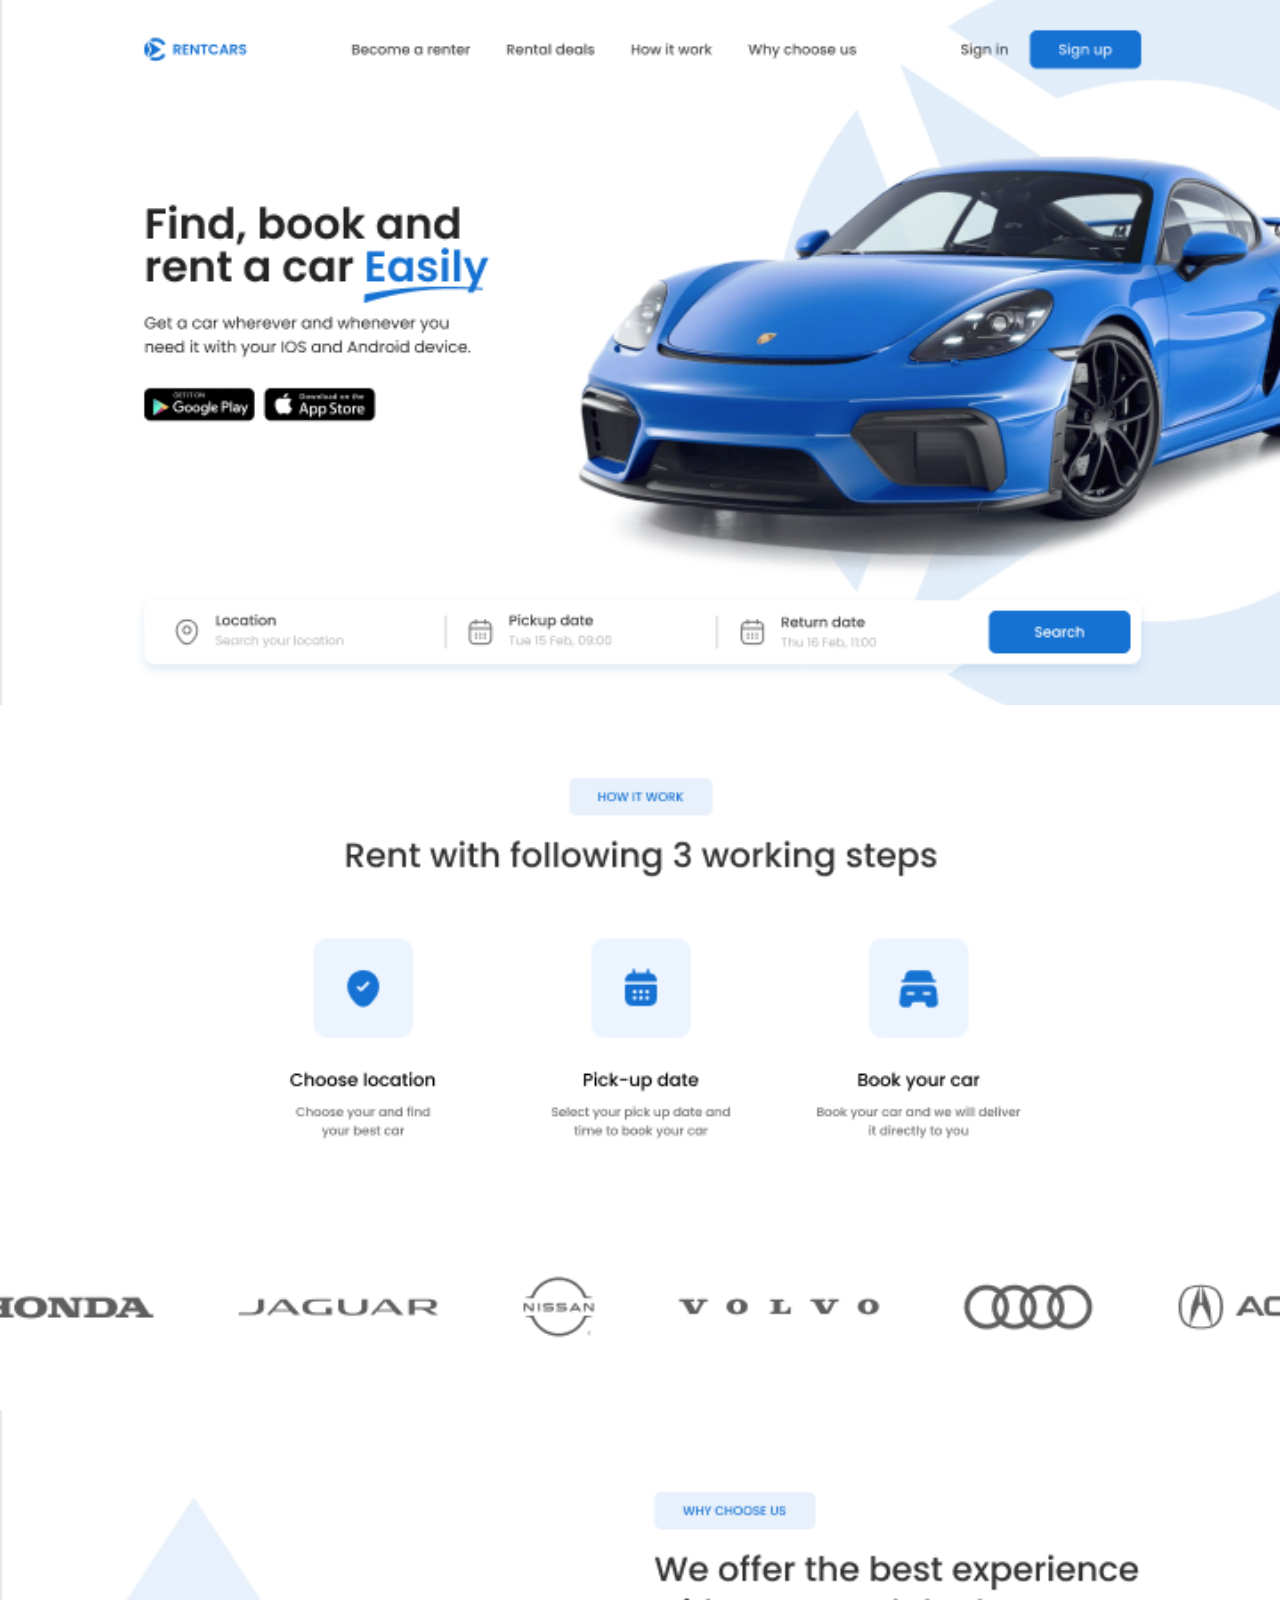
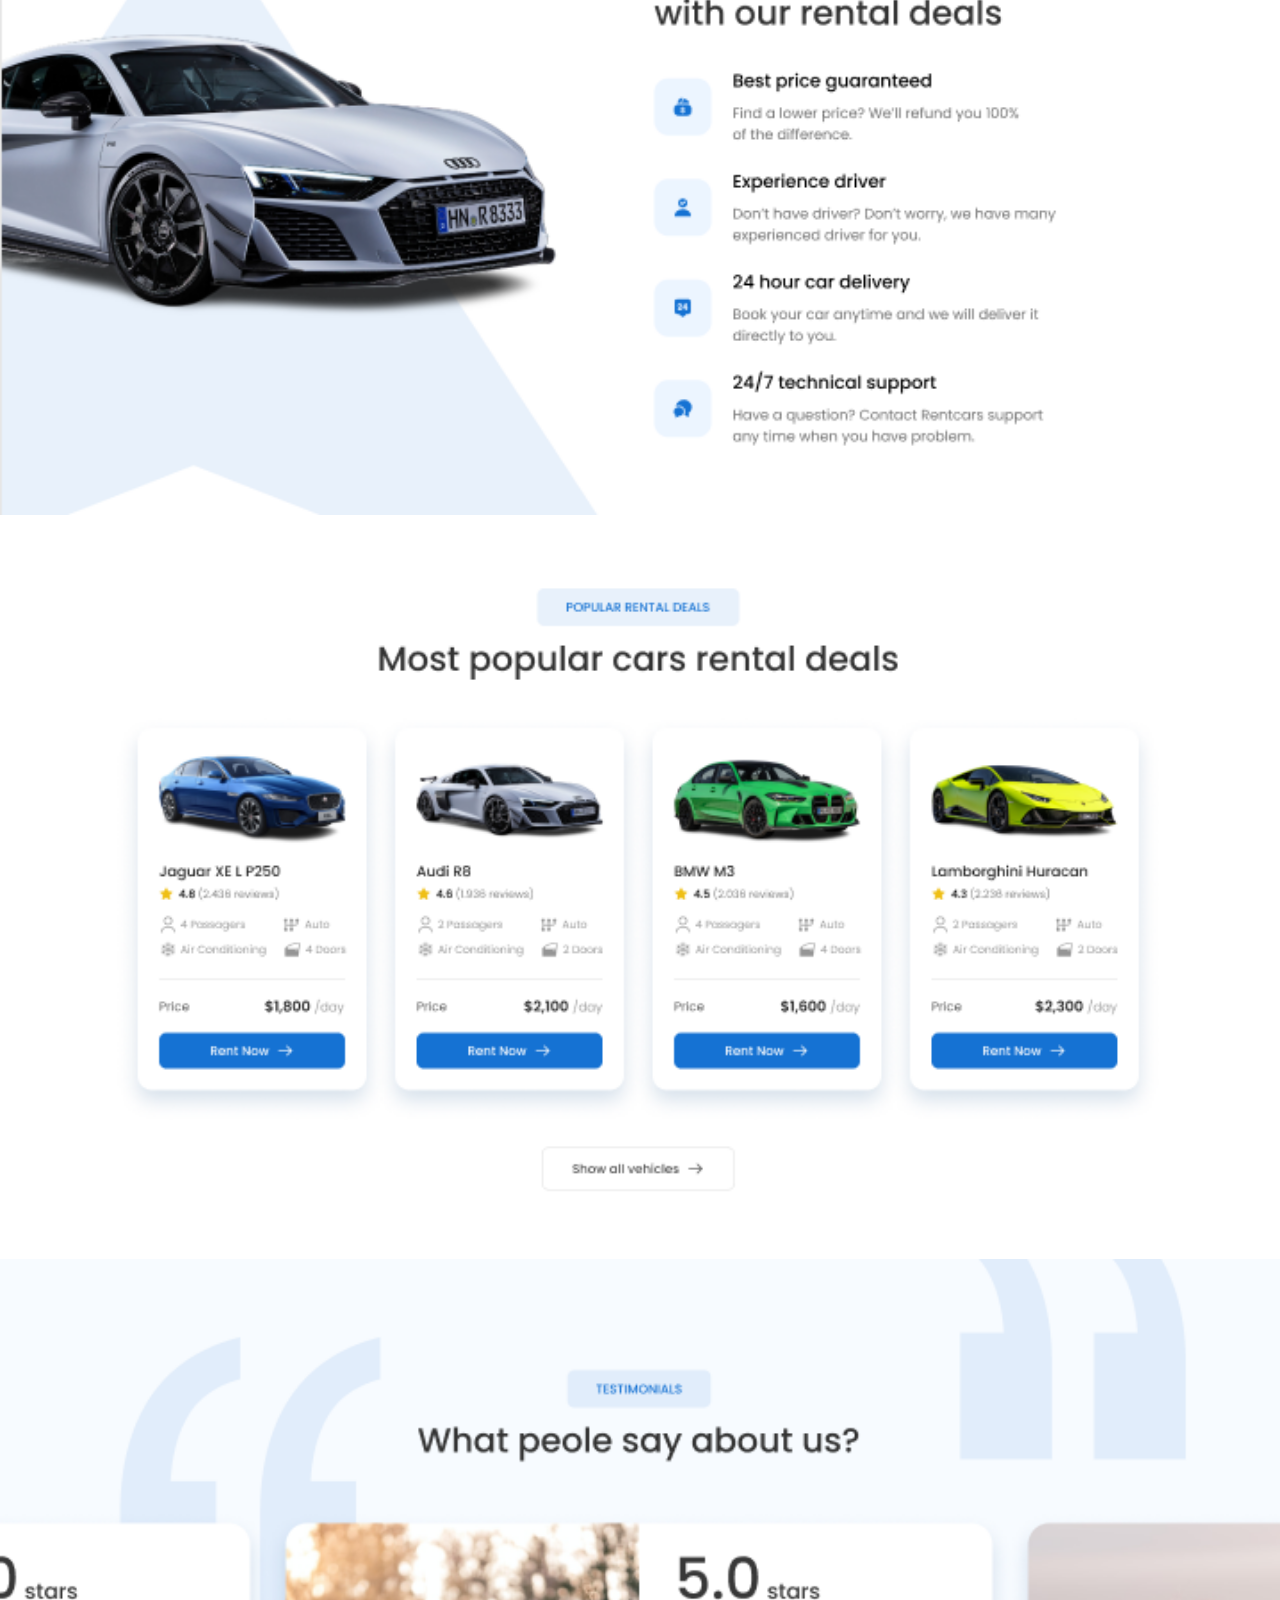
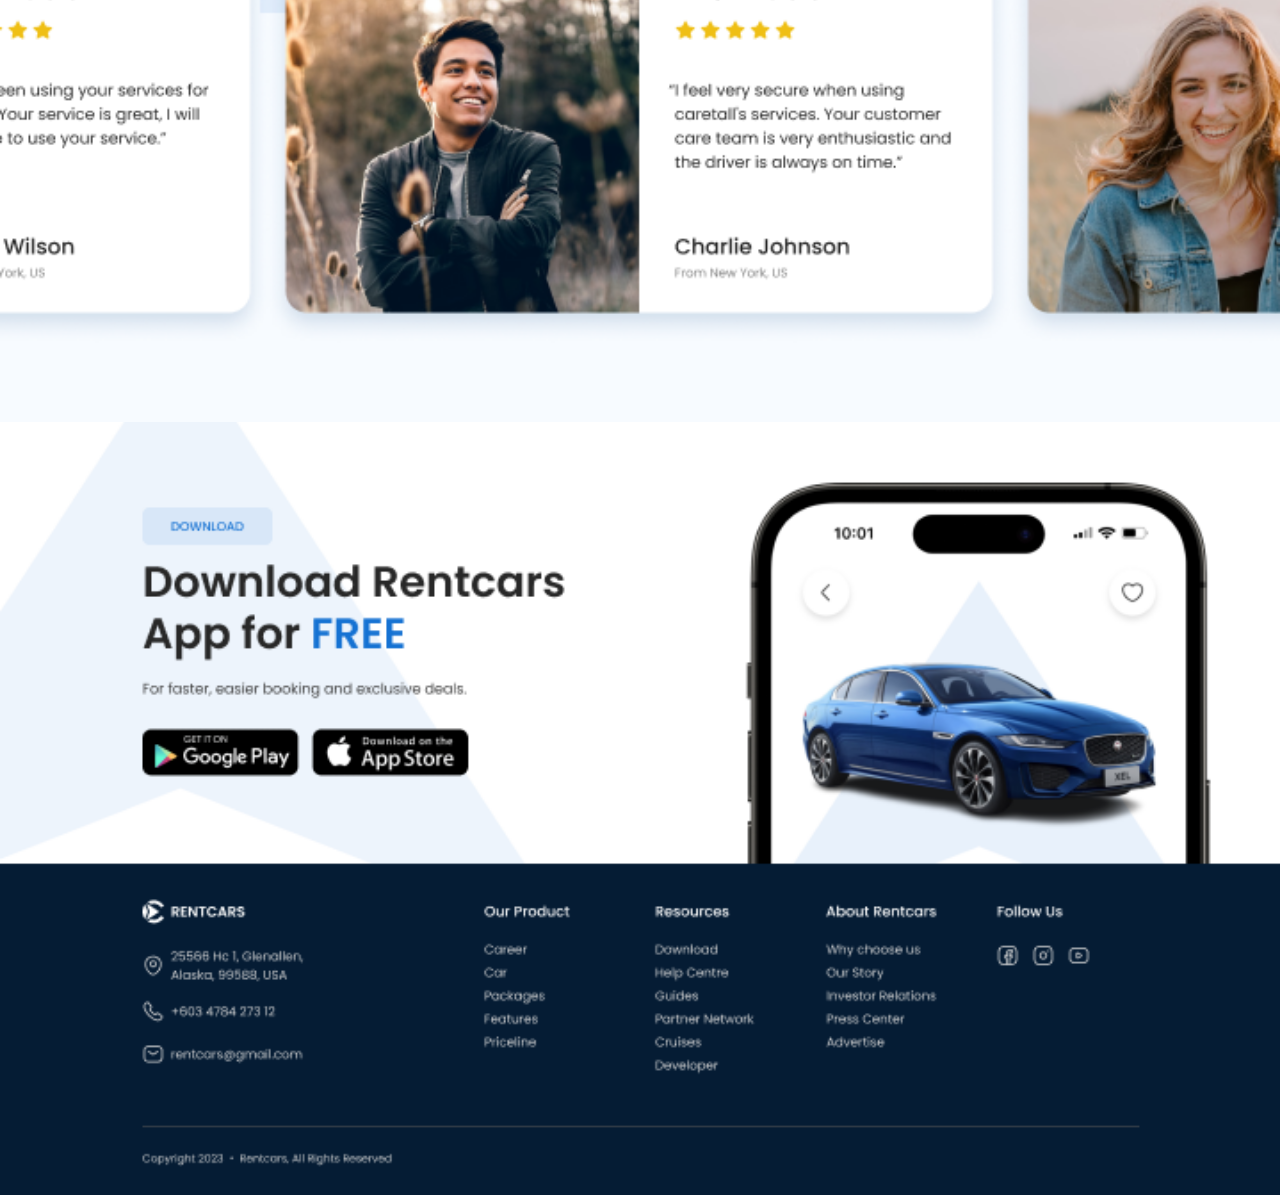
<file: index2.html>
<!DOCTYPE html>
<html lang="es">
<head>
    <meta charset="UTF-8">
    <meta name="viewport" content="width=device-width, initial-scale=1.0">
    <title>Rent Car - Landing Page</title>
    <style>
        * {
            margin: 0;
            padding: 0;
            box-sizing: border-box;
        }

        body {
            background-color: #f5f5f5;
            display: flex;
            flex-direction: column;
            align-items: center;
        }

        .landing-container {
            width: 100%;
            max-width: 1440px;
            display: flex;
            flex-direction: column;
        }

        .landing-container img {
            width: 100%;
            height: auto;
            display: block;
        }
    </style>
</head>
<body>

    <div class="landing-container">
        <!-- 1. Sección Principal (Hero / Encabezado) -->
        <img src="assets/seccion1-hero.png" alt="Sección Principal - Buscar y Rentar Auto">

        <!-- 2. Cómo Funciona y Marcas -->
        <img src="assets/seccion2-como-funciona.png" alt="Pasos para rentar un auto">

        <!-- 3. Ofertas de Autos Más Populares -->
        <img src="assets/seccion3-autos-populares.png" alt="Modelos de autos disponibles">

        <!-- 4. Por Qué Elegirnos -->
        <img src="assets/seccion4-porque-elegirnos.png" alt="Beneficios y características">

        <!-- 5. Testimonios / Opiniones -->
        <img src="assets/seccion5-testimonios.png" alt="Opiniones de los clientes">

        <!-- 6. Descarga de App y Pie de Página (Footer) -->
        <img src="assets/seccion6-footer.png" alt="Descarga de App y Footer">
    </div>

</body>
</html>
</file>
